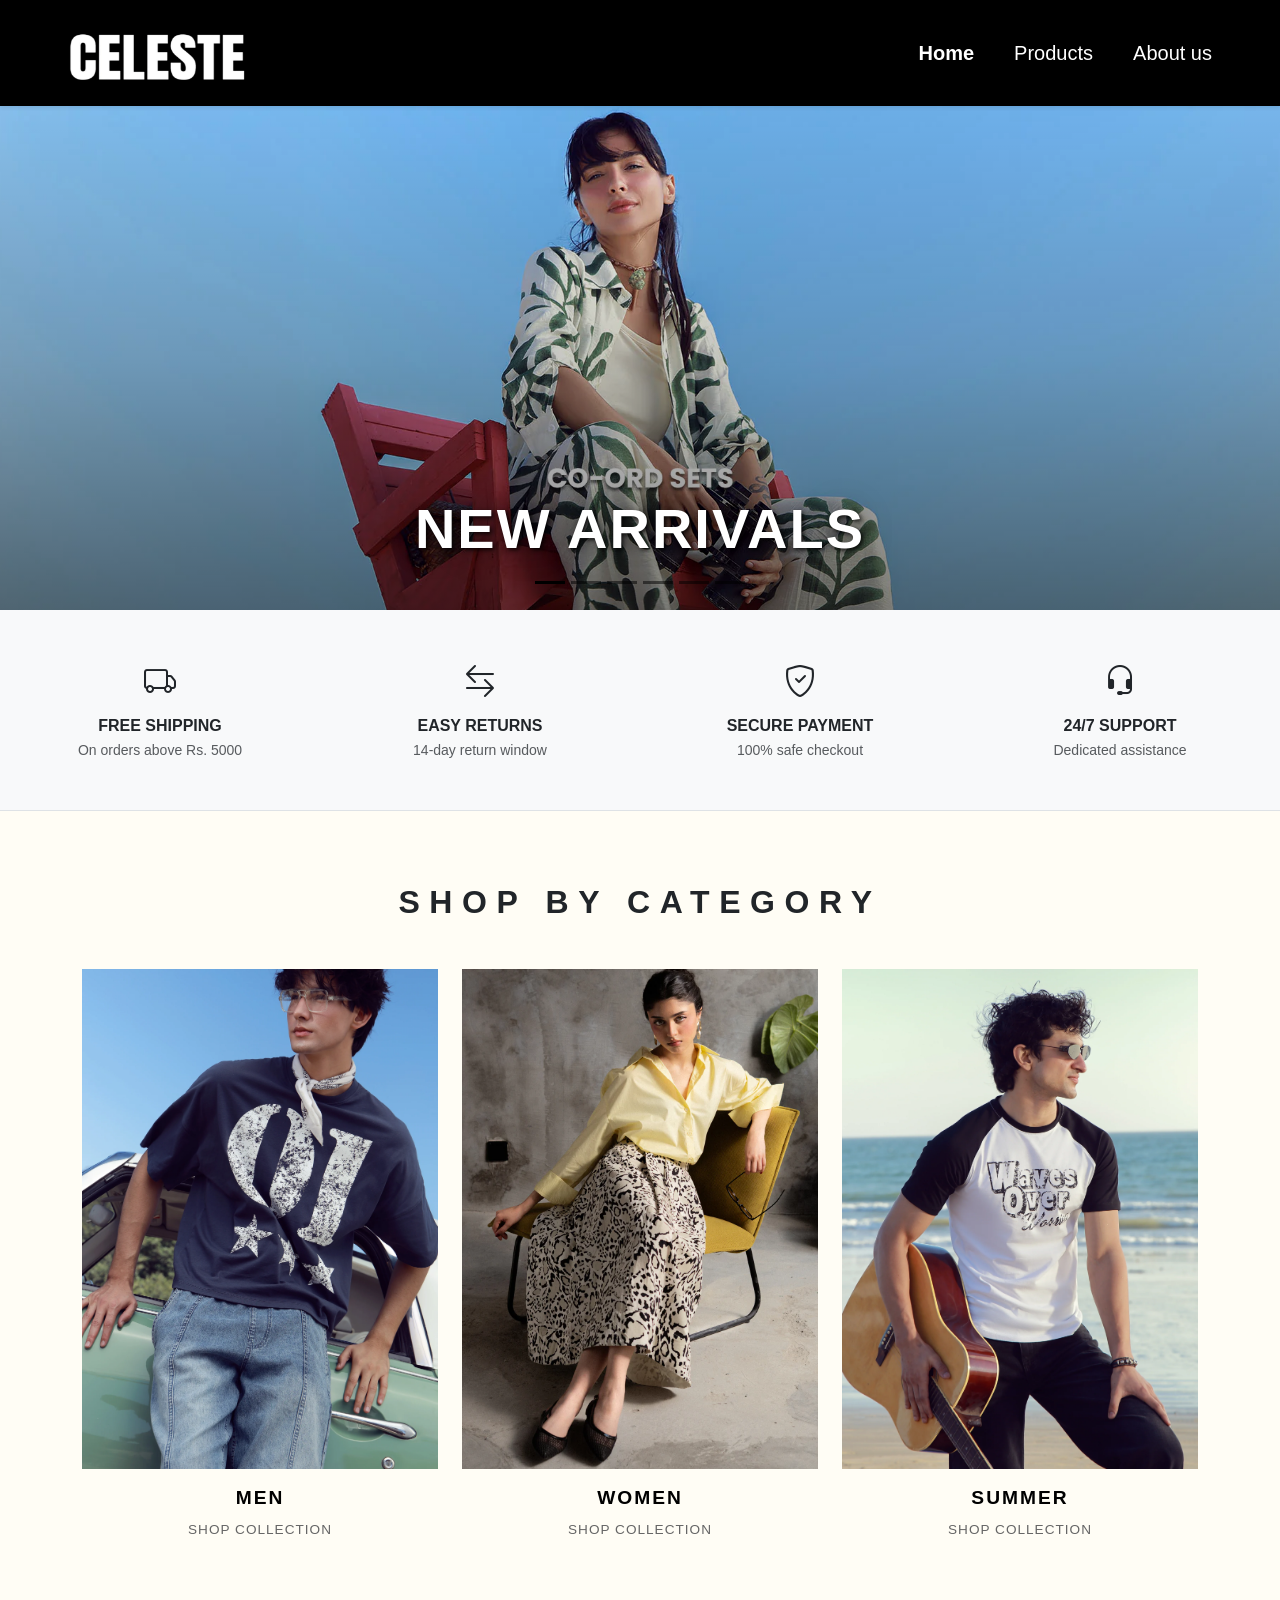
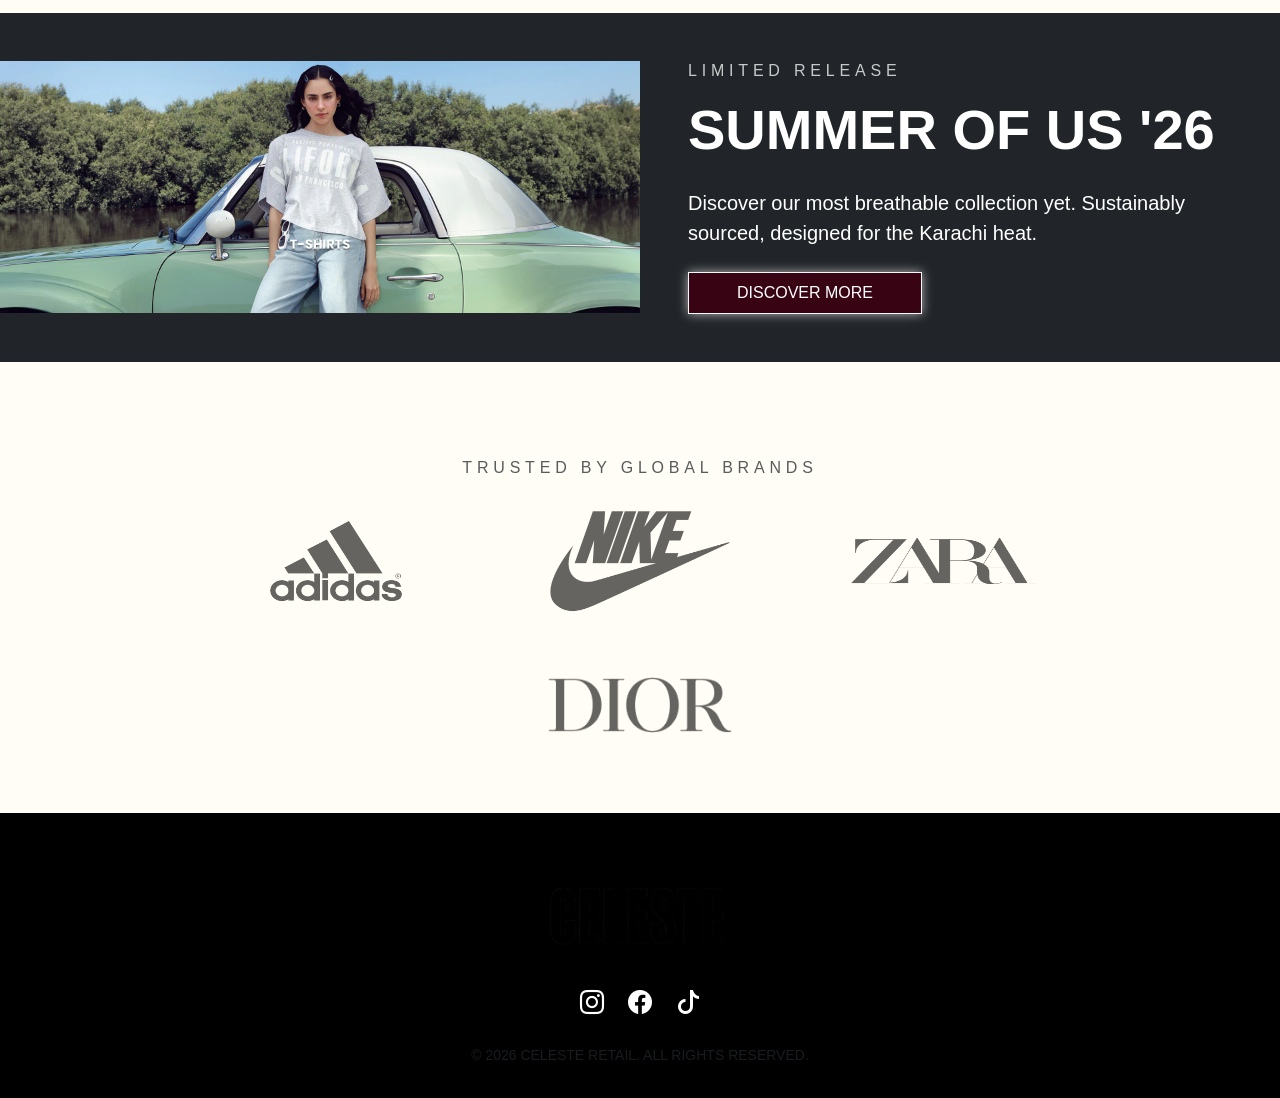
<file: index.html>
<!DOCTYPE html>
<html lang="en">

<head>
    <meta charset="UTF-8">
    <meta name="viewport" content="width=device-width, initial-scale=1.0">
    <title>CELESTE | Home</title>
    <link href="https://cdn.jsdelivr.net/npm/bootstrap@5.3.3/dist/css/bootstrap.min.css" rel="stylesheet">
    <link rel="stylesheet" href="https://cdn.jsdelivr.net/npm/bootstrap-icons@1.11.3/font/bootstrap-icons.min.css">
    <link rel="stylesheet" href="style.css">
    <style>
        /* Essential Styles for New Sections */
        .category-tile {
            position: relative;
            overflow: hidden;
            height: 450px;
        }

        .category-tile img {
            width: 100%;
            height: 100%;
            object-fit: cover;
            transition: transform 0.6s ease;
        }

        .category-tile:hover img {
            transform: scale(1.05);
        }

        .tile-overlay {
            position: absolute;
            top: 0;
            left: 0;
            width: 100%;
            height: 100%;
            display: flex;
            align-items: center;
            justify-content: center;
            background: rgba(0, 0, 0, 0.1);
            transition: background 0.3s ease;
        }

        .category-tile:hover .tile-overlay {
            background: rgba(0, 0, 0, 0.3);
        }

        .tracking-widest {
            letter-spacing: 0.3em;
        }

        .limg {
            height: 120px;
            margin: 0 40px;
            filter: grayscale(1);
            opacity: 0.6;
        }

        .logo {
            height: 100px;
        }
    </style>
</head>

<body>
    <nav class="navbar navbar-expand-lg px-5 shadow-sm sticky-top bg-white">
        <div class="container-fluid">
            <a class="navbar-brand" href="index.html">
                <img src="logo2.png" class="logo" alt="Celeste Logo">
            </a>
            <button class="navbar-toggler" type="button" data-bs-toggle="collapse" data-bs-target="#navbarToggler">
                <span class="navbar-toggler-icon"></span>
            </button>
            <div class="collapse navbar-collapse" id="navbarToggler">
                <ul class="navbar-nav mb-2 mb-lg-0 ms-auto gap-4">
                    <li class="nav-item"><a class="nav-link active fw-bold" href="index.html">Home</a></li>
                    <li class="nav-item"><a class="nav-link" href="product.html">Products</a></li>
                    <li class="nav-item"><a class="nav-link" href="about.html">About us</a></li>
                </ul>
            </div>
        </div>
    </nav>

    <div id="carouselDesktop" class="carousel carousel-dark slide carousel-fade d-none d-md-block"
        data-bs-ride="carousel" data-bs-pause="false">

        <div class="carousel-indicators">
            <button type="button" data-bs-target="#carouselDesktop" data-bs-slide-to="0" class="active"></button>
            <button type="button" data-bs-target="#carouselDesktop" data-bs-slide-to="1"></button>
            <button type="button" data-bs-target="#carouselDesktop" data-bs-slide-to="2"></button>
            <button type="button" data-bs-target="#carouselDesktop" data-bs-slide-to="3"></button>
            <button type="button" data-bs-target="#carouselDesktop" data-bs-slide-to="4"></button>
            <button type="button" data-bs-target="#carouselDesktop" data-bs-slide-to="5"></button>
        </div>

        <div class="carousel-inner">
            <div class="carousel-item active" data-bs-interval="3000">
                <img src="assets/hero/3.webp" class="d-block w-100" alt="New Arrivals">
                <div class="carousel-caption d-none d-md-block">
                    <h5 class="display-4 fw-bold">NEW ARRIVALS</h5>
                </div>
            </div>

            <div class="carousel-item" data-bs-interval="3000">
                <img src="assets/hero/2.webp" class="d-block w-100" alt="Spring Fits">
                <div class="carousel-caption d-none d-md-block">
                    <h5 class="display-4 fw-bold">Spring fits</h5>
                </div>
            </div>

            <div class="carousel-item" data-bs-interval="3000">
                <img src="assets/hero/1.webp" class="d-block w-100" alt="Exclusive Offers">
                <div class="carousel-caption d-none d-md-block">
                    <h5 class="display-4 fw-bold">EXCLUSIVE OFFERS</h5>
                </div>
            </div>

            <div class="carousel-item" data-bs-interval="3000">
                <img src="assets/hero/5.webp" class="d-block w-100" alt="Season Sale">
                <div class="carousel-caption d-none d-md-block">
                    <h5 class="display-4 fw-bold">SEASON SALE</h5>
                </div>
            </div>

            <div class="carousel-item" data-bs-interval="3000">
                <img src="assets/hero/men2.webp" class="d-block w-100" alt="Men's Offers">
                <div class="carousel-caption d-none d-md-block">
                    <h5 class="display-4 fw-bold">EXCLUSIVE OFFERS</h5>
                </div>
            </div>

            <div class="carousel-item" data-bs-interval="3000">
                <img src="assets/hero/men3.webp" class="d-block w-100" alt="Limited Edition">
                <div class="carousel-caption d-none d-md-block">
                    <h5 class="display-4 fw-bold">LIMITED EDITION</h5>
                </div>
            </div>
        </div>
    </div>

    <div id="carouselMobile" class="carousel carousel-dark slide carousel-fade d-md-none" data-bs-ride="carousel">
        <div class="carousel-indicators">
            <button type="button" data-bs-target="#carouselMobile" data-bs-slide-to="0" class="active"></button>
            <button type="button" data-bs-target="#carouselMobile" data-bs-slide-to="1"></button>
            <button type="button" data-bs-target="#carouselMobile" data-bs-slide-to="2"></button>
        </div>
        <div class="carousel-inner">
            <div class="carousel-item active" data-bs-interval="3000">
                <img src="assets/hero/s1.webp" class="d-block w-100" alt="Mobile New Arrivals">
            </div>
            <div class="carousel-item" data-bs-interval="3000">
                <img src="assets/hero/s2.webp" class="d-block w-100" alt="Mobile Spring Fits">
            </div>
            <div class="carousel-item" data-bs-interval="3000">
                <img src="assets/hero/s3.webp" class="d-block w-100" alt="Mobile Season Sale">
            </div>
        </div>
    </div>

    <div class="container-fluid bg-light py-5 border-bottom">
        <div class="row text-center g-4">
            <div class="col-6 col-md-3">
                <i class="bi bi-truck fs-2 mb-2 d-block"></i>
                <span class="fw-bold d-block">FREE SHIPPING</span>
                <small class="text-muted">On orders above Rs. 5000</small>
            </div>
            <div class="col-6 col-md-3">
                <i class="bi bi-arrow-left-right fs-2 mb-2 d-block"></i>
                <span class="fw-bold d-block">EASY RETURNS</span>
                <small class="text-muted">14-day return window</small>
            </div>
            <div class="col-6 col-md-3">
                <i class="bi bi-shield-check fs-2 mb-2 d-block"></i>
                <span class="fw-bold d-block">SECURE PAYMENT</span>
                <small class="text-muted">100% safe checkout</small>
            </div>
            <div class="col-6 col-md-3">
                <i class="bi bi-headset fs-2 mb-2 d-block"></i>
                <span class="fw-bold d-block">24/7 SUPPORT</span>
                <small class="text-muted">Dedicated assistance</small>
            </div>
        </div>
    </div>
    <section class="container my-5 py-4">
        <h2 class="text-center fw-bold mb-5 tracking-widest">SHOP BY CATEGORY</h2>
        <div class="row g-4">
            <div class="col-md-6 col-lg-4">
                <a href="product.html" class="category-card-clean">
                    <div class="category-img-wrapper">
                        <img src="assets/tshirts/ms3.webp" alt="Men">
                    </div>
                    <div class="category-info">
                        <span class="category-name">MEN</span>
                        <span class="category-link-text">Shop Collection</span>
                    </div>
                </a>
            </div>
            <div class="col-md-6 col-lg-4">
                <a href="product.html" class="category-card-clean">
                    <div class="category-img-wrapper">
                        <img src="assets/summer/4.webp" alt="Women">
                    </div>
                    <div class="category-info">
                        <span class="category-name">WOMEN</span>
                        <span class="category-link-text">Shop Collection</span>
                    </div>
                </a>
            </div>
            <div class="col-md-12 col-lg-4">
                <a href="product.html" class="category-card-clean">
                    <div class="category-img-wrapper">
                        <img src="assets/tshirts/ms2.webp" alt="Accessories">
                    </div>
                    <div class="category-info">
                        <span class="category-name">SUMMER</span>
                        <span class="category-link-text">Shop Collection</span>
                    </div>
                </a>
            </div>
        </div>
    </section>

    <section class="container-fluid px-0 my-5 bg-dark text-white overflow-hidden">
        <div class="row g-0 align-items-center">
            <div class="col-md-6">
                <img src="assets/hero/1.webp" class="img-fluid w-100" alt="Summer Collection">
            </div>
            <div class="col-md-6 p-5 text-center text-md-start">
                <h6 class="text-uppercase tracking-widest mb-3 opacity-75">Limited Release</h6>
                <h2 class="display-4 fw-bold mb-4">SUMMER OF US '26</h2>
                <p class="lead mb-4">Discover our most breathable collection yet. Sustainably sourced, designed for the
                    Karachi heat.</p>
                <a href="product.html" class="btn btn-dark btn-outline-light rounded-0 px-5 py-2 ">DISCOVER MORE</a>
            </div>
        </div>
    </section>

    <div class="container py-5 text-center">
        <h6 class="text-muted tracking-widest mb-4">TRUSTED BY GLOBAL BRANDS</h6>
        <div class="d-flex justify-content-center align-items-center flex-wrap gap-4 grayscale">
            <img src="assets/Adidas-Logo.wine (1).png" class="limg" alt="Adidas">
            <img src="assets/nike.png" class="limg" alt="Nike">
            <img src="assets/zara.webp" class="limg" alt="Zara">
            <img src="assets/dior.png" class="limg" alt="Dior">
        </div>
    </div>

    <footer class="bg-black text-white pt-5 pb-3">
        <div class="container text-center">
            <img src="logo2.png" class="logo mb-4" style="filter: invert(1);">
            <div class="d-flex justify-content-center gap-4 mb-4">
                <a href="#" class="text-white fs-4"><i class="bi bi-instagram"></i></a>
                <a href="#" class="text-white fs-4"><i class="bi bi-facebook"></i></a>
                <a href="#" class="text-white fs-4"><i class="bi bi-tiktok"></i></a>
            </div>
            <p class="text-muted small">&copy; 2026 CELESTE RETAIL. ALL RIGHTS RESERVED.</p>
        </div>
    </footer>

    <script src="https://cdn.jsdelivr.net/npm/bootstrap@5.3.3/dist/js/bootstrap.bundle.min.js"></script>
</body>

</html>
</file>
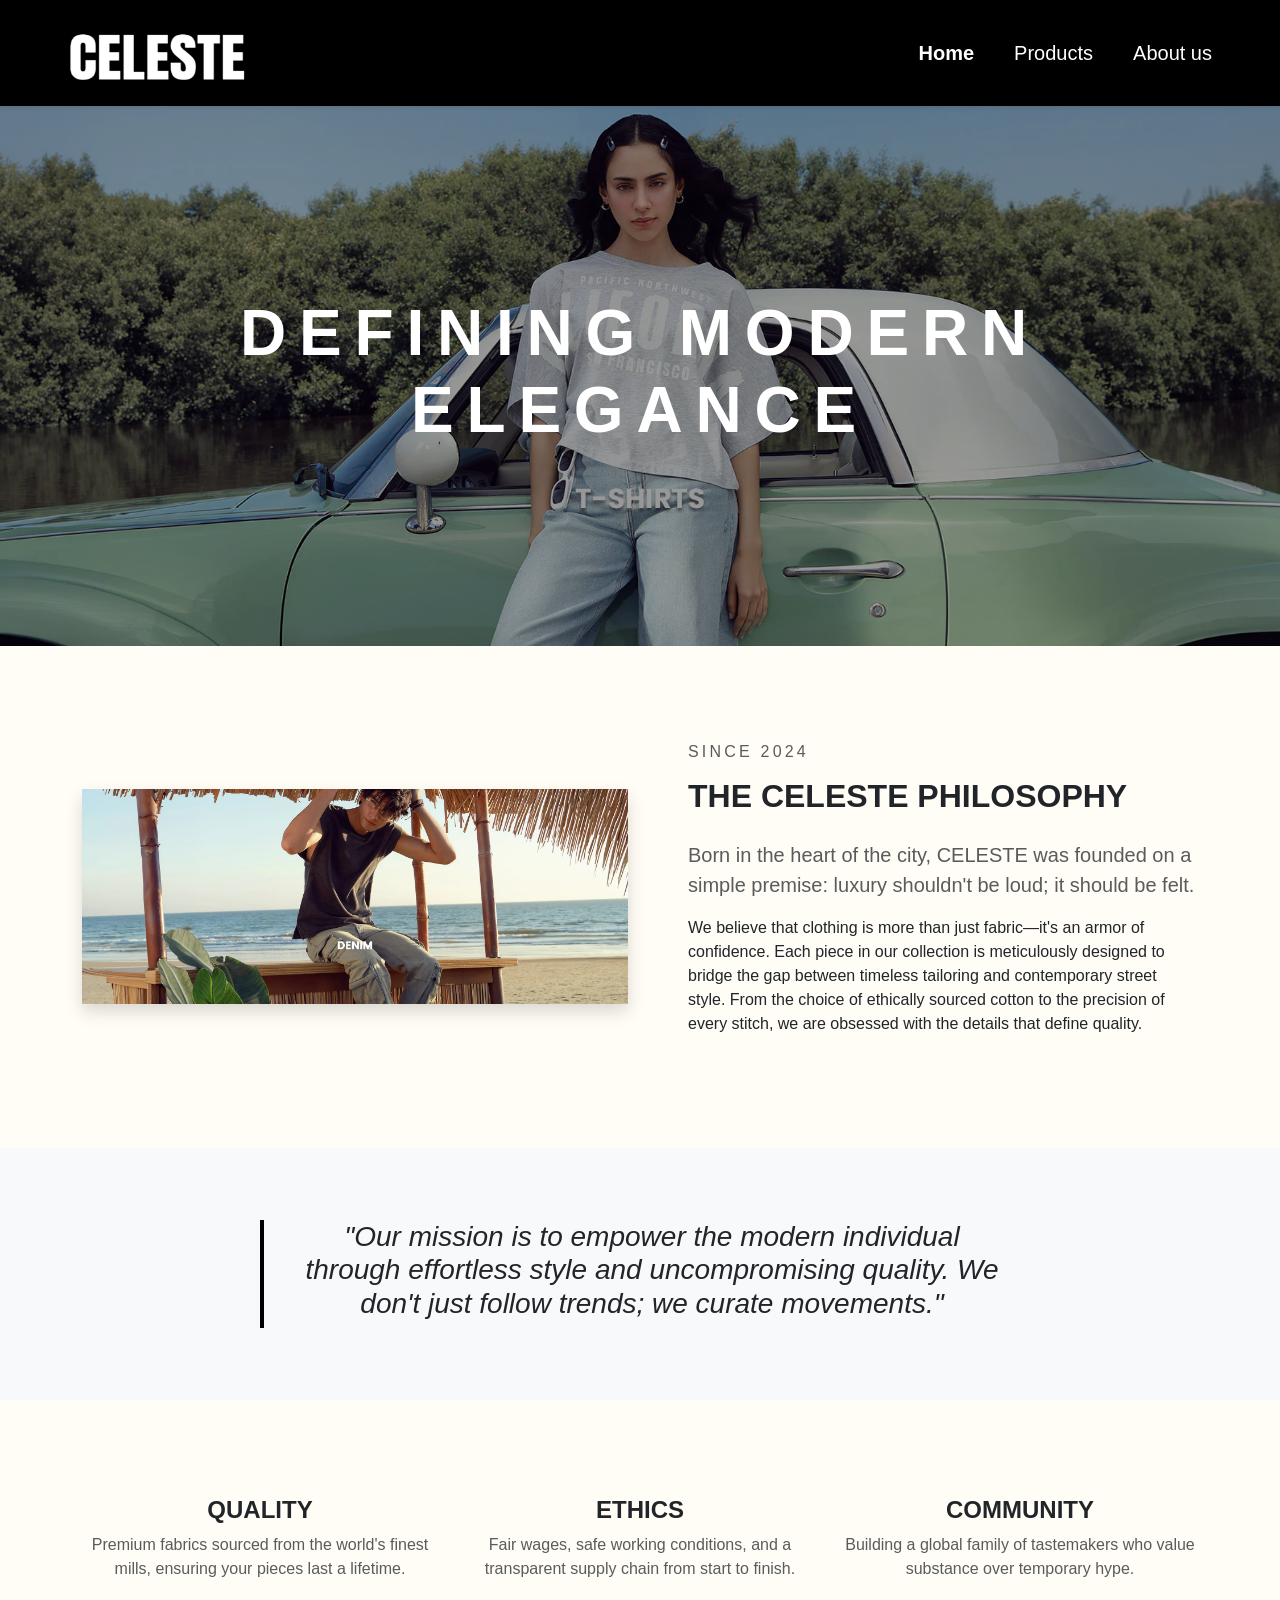
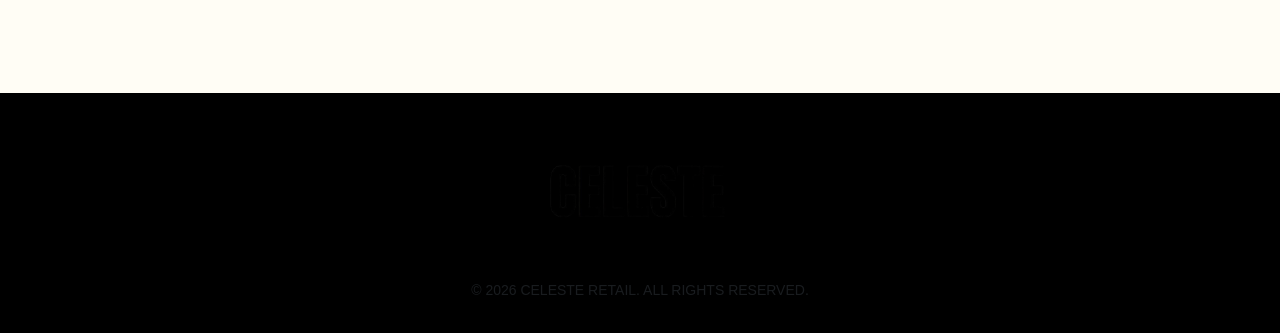
<file: about.html>
<!DOCTYPE html>
<html lang="en">
<head>
    <meta charset="UTF-8">
    <meta name="viewport" content="width=device-width, initial-scale=1.0">
    <title>CELESTE | Our Story</title>
    <link href="https://cdn.jsdelivr.net/npm/bootstrap@5.3.3/dist/css/bootstrap.min.css" rel="stylesheet">
    <link rel="stylesheet" href="style.css">
    <style>
        .about-hero {
            height: 60vh;
            background: linear-gradient(rgba(0,0,0,0.4), rgba(0,0,0,0.4)), url('assets/hero/1.webp');
            background-size: cover;
            background-position: center;
            display: flex;
            align-items: center;
            justify-content: center;
            color: white;
        }
        .mission-box {
            border-left: 4px solid #000;
            padding-left: 2rem;
        }
        .value-card i { font-size: 2.5rem; margin-bottom: 1rem; }
    </style>
</head>
<body>
    <nav class="navbar navbar-expand-lg px-5 shadow-sm sticky-top bg-white">
        <div class="container-fluid">
            <a class="navbar-brand" href="index.html">
                <img src="logo2.png" class="logo" alt="Celeste Logo">
            </a>
            <button class="navbar-toggler" type="button" data-bs-toggle="collapse" data-bs-target="#navbarToggler">
                <span class="navbar-toggler-icon"></span>
            </button>
            <div class="collapse navbar-collapse" id="navbarToggler">
                <ul class="navbar-nav mb-2 mb-lg-0 ms-auto gap-4">
                    <li class="nav-item"><a class="nav-link active fw-bold" href="index.html">Home</a></li>
                    <li class="nav-item"><a class="nav-link" href="product.html">Products</a></li>
                    <li class="nav-item"><a class="nav-link" href="about.html">About us</a></li>
                </ul>
            </div>
        </div>
    </nav>
    <section class="about-hero text-center">
        <div class="container">
            <h1 class="display-3 fw-bold tracking-widest">DEFINING MODERN ELEGANCE</h1>
        </div>
    </section>

    <section class="container my-5 py-5">
        <div class="row align-items-center">
            <div class="col-md-6 mb-4 mb-md-0">
                <img src="assets/hero/men3.webp" class="img-fluid shadow" alt="Our Atelier">
            </div>
            <div class="col-md-6 ps-md-5">
                <h6 class="text-muted tracking-widest mb-3">SINCE 2024</h6>
                <h2 class="fw-bold mb-4">THE CELESTE PHILOSOPHY</h2>
                <p class="lead text-muted">Born in the heart of the city, CELESTE was founded on a simple premise: luxury shouldn't be loud; it should be felt.</p>
                <p>We believe that clothing is more than just fabric—it's an armor of confidence. Each piece in our collection is meticulously designed to bridge the gap between timeless tailoring and contemporary street style. From the choice of ethically sourced cotton to the precision of every stitch, we are obsessed with the details that define quality.</p>
            </div>
        </div>
    </section>

    <section class="bg-light py-5">
        <div class="container py-4">
            <div class="row justify-content-center">
                <div class="col-lg-8 text-center mission-box">
                    <h3 class="fst-italic">"Our mission is to empower the modern individual through effortless style and uncompromising quality. We don't just follow trends; we curate movements."</h3>
                </div>
            </div>
        </div>
    </section>

    <section class="container my-5 py-5 text-center">
        <div class="row g-4">
            <div class="col-md-4 value-card">
                <h4 class="fw-bold">QUALITY</h4>
                <p class="text-muted">Premium fabrics sourced from the world's finest mills, ensuring your pieces last a lifetime.</p>
            </div>
            <div class="col-md-4 value-card">
                <h4 class="fw-bold">ETHICS</h4>
                <p class="text-muted">Fair wages, safe working conditions, and a transparent supply chain from start to finish.</p>
            </div>
            <div class="col-md-4 value-card">
                <h4 class="fw-bold">COMMUNITY</h4>
                <p class="text-muted">Building a global family of tastemakers who value substance over temporary hype.</p>
            </div>
        </div>
    </section>
    
    <footer class="bg-black text-white pt-5 pb-3">
        <div class="container text-center">
            <img src="logo2.png" class="logo mb-4" style="filter: invert(1);">
            <div class="d-flex justify-content-center gap-4 mb-4">
                <a href="#" class="text-white fs-4"><i class="bi bi-instagram"></i></a>
                <a href="#" class="text-white fs-4"><i class="bi bi-facebook"></i></a>
                <a href="#" class="text-white fs-4"><i class="bi bi-tiktok"></i></a>
            </div>
            <p class="text-muted small">&copy; 2026 CELESTE RETAIL. ALL RIGHTS RESERVED.</p>
        </div>
    </footer>


    <script src="https://cdn.jsdelivr.net/npm/bootstrap@5.3.3/dist/js/bootstrap.bundle.min.js"></script>
</body>
</html>
</file>
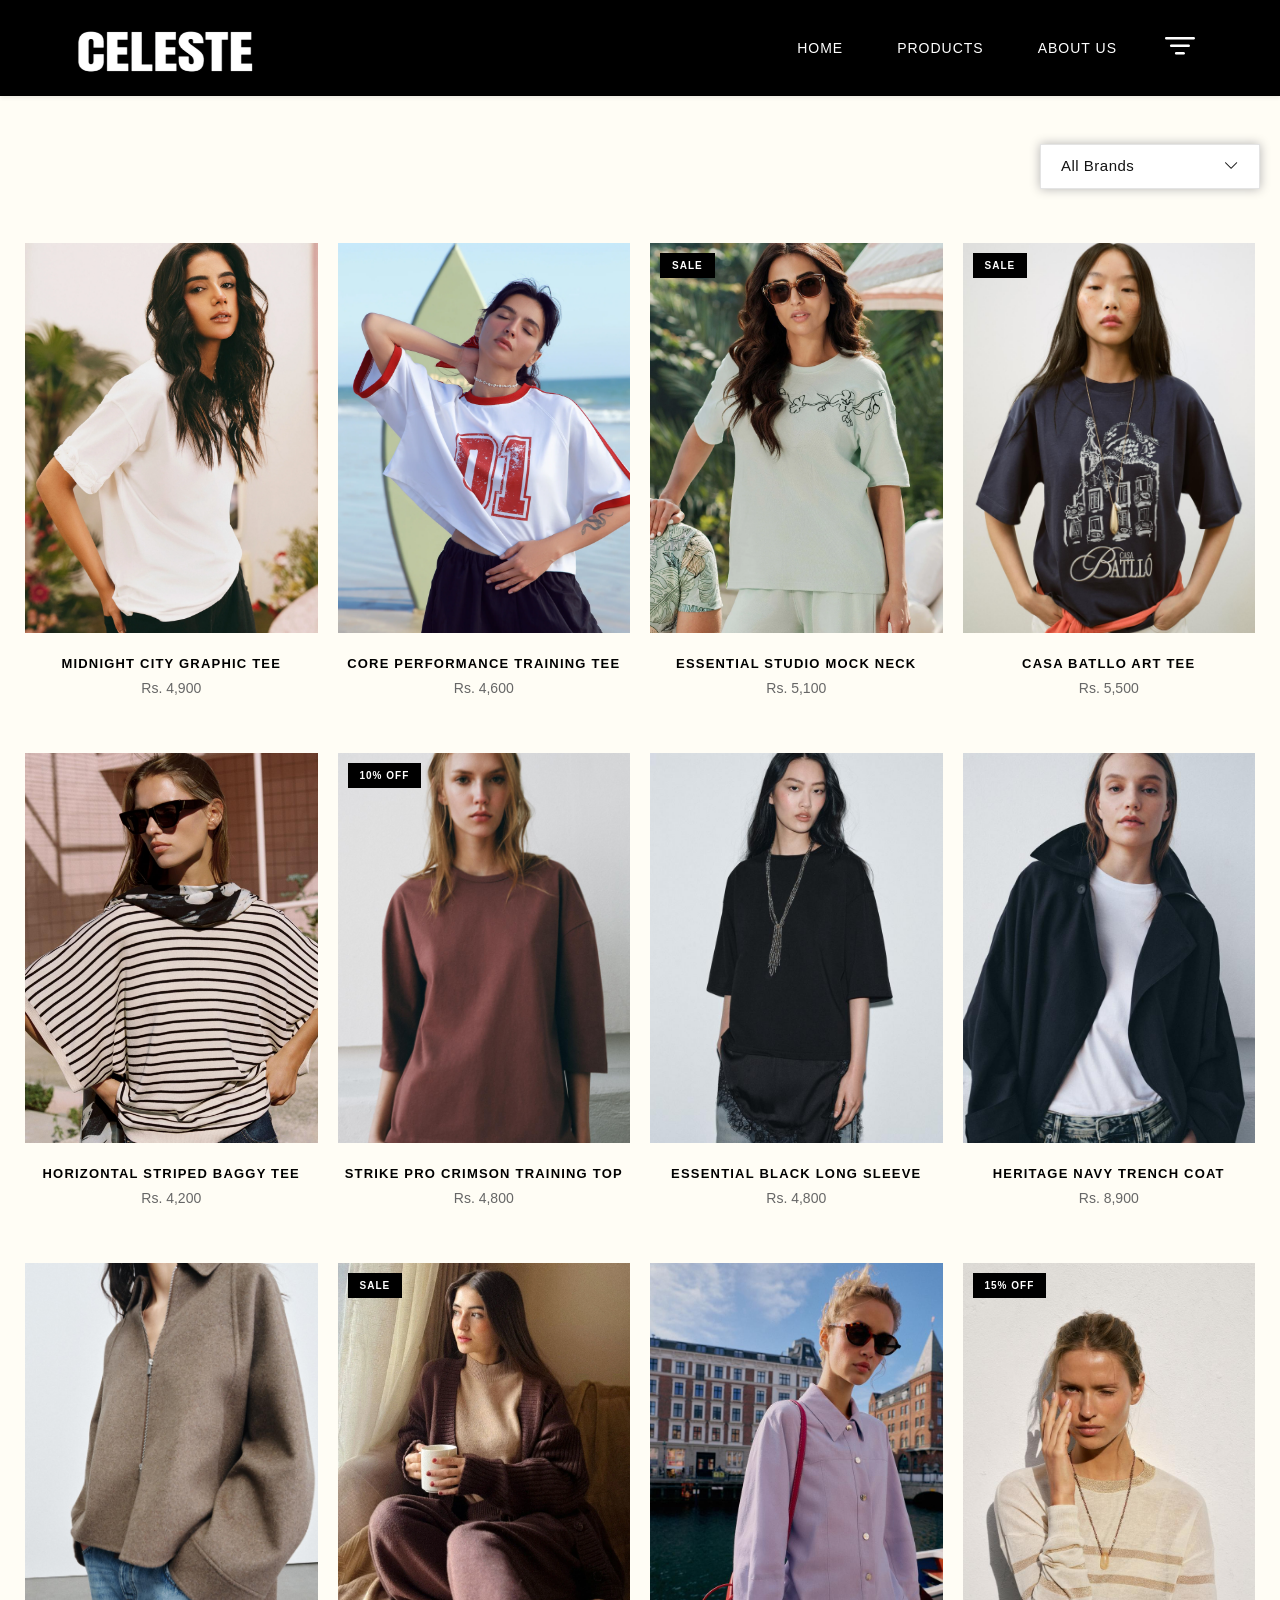
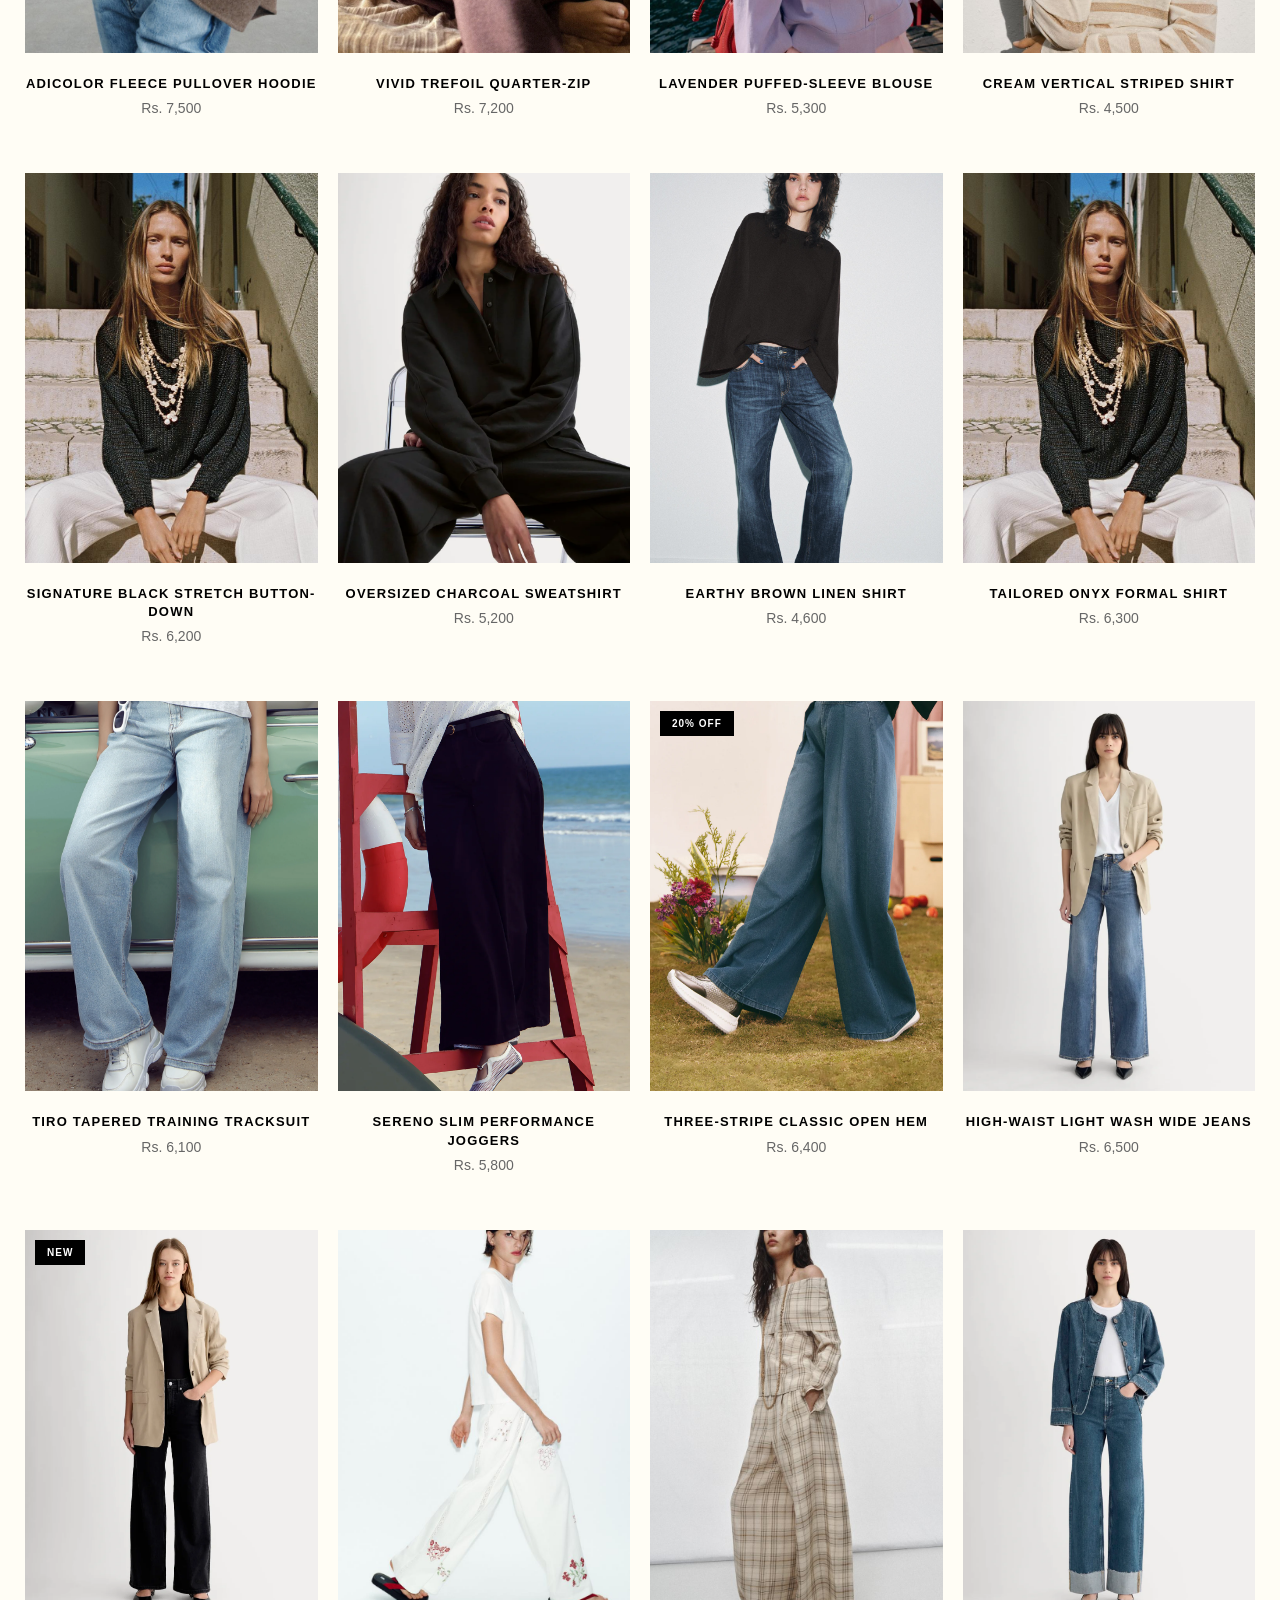
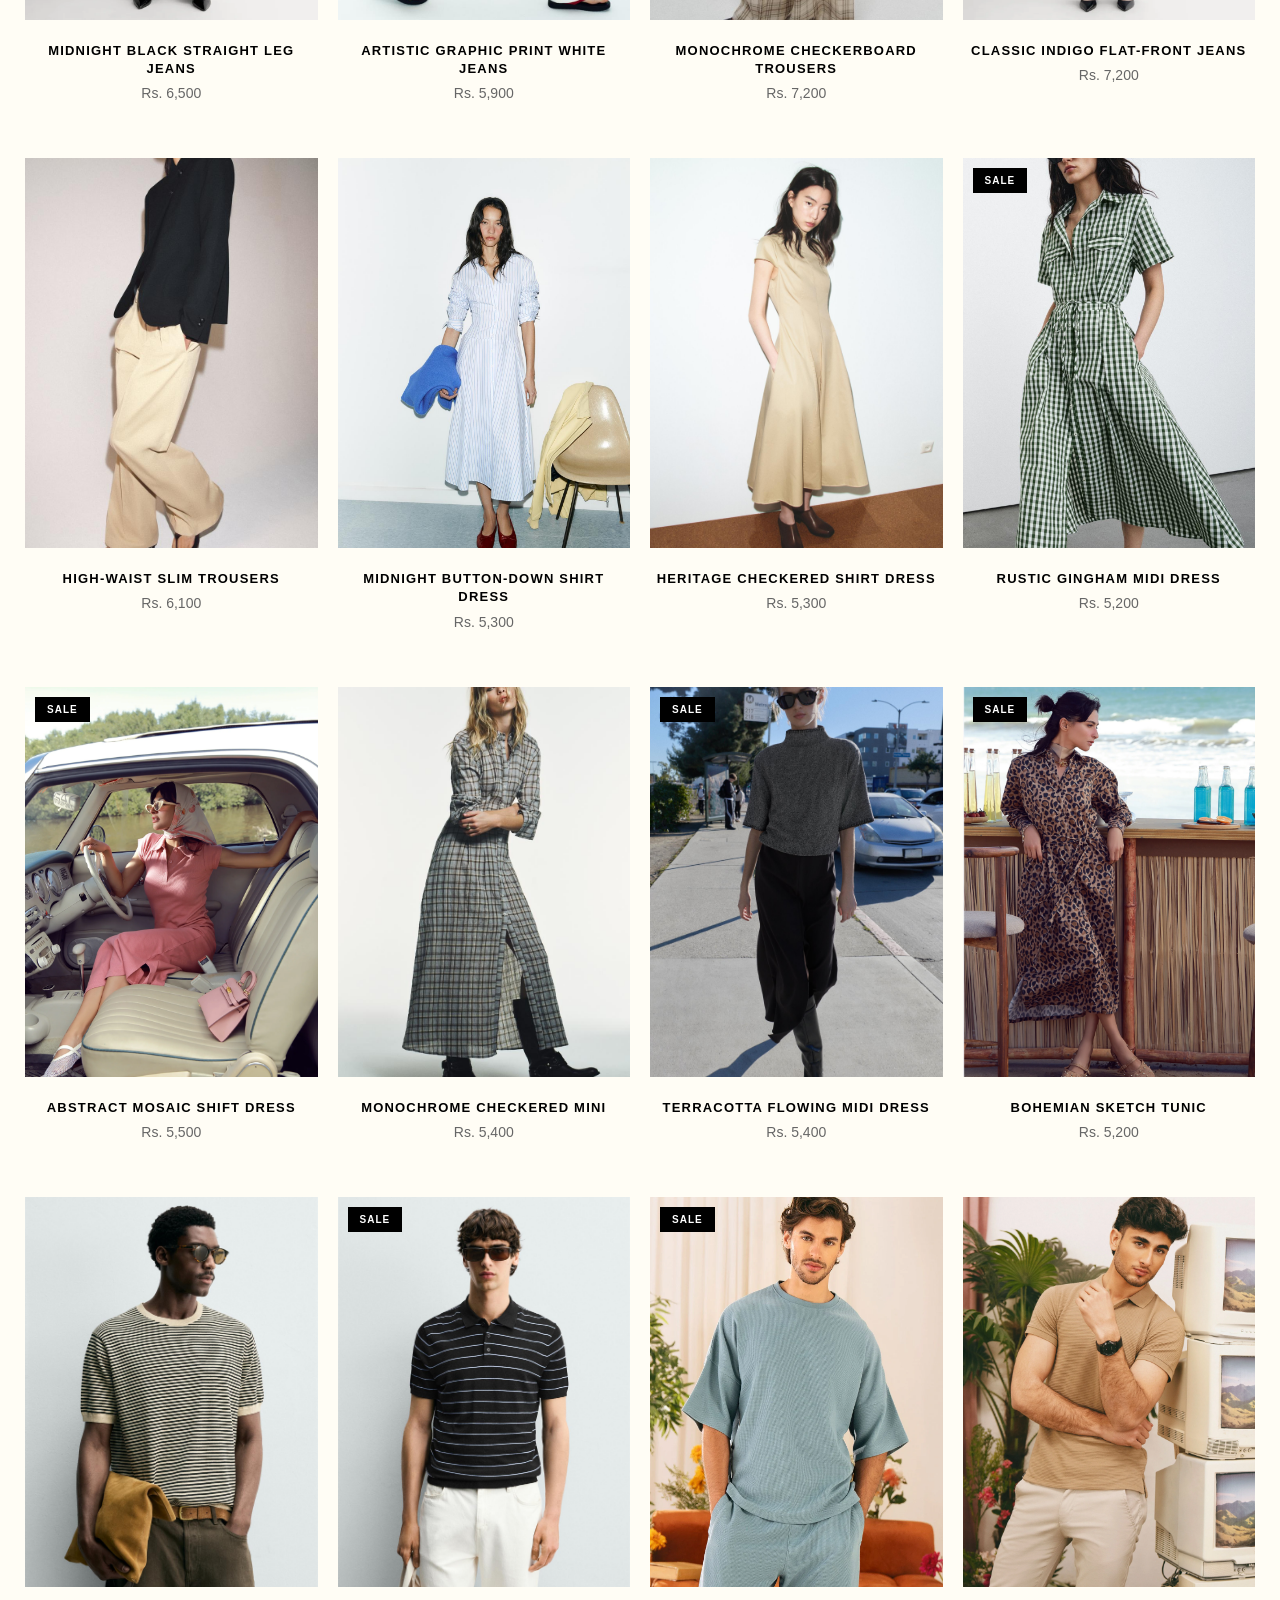
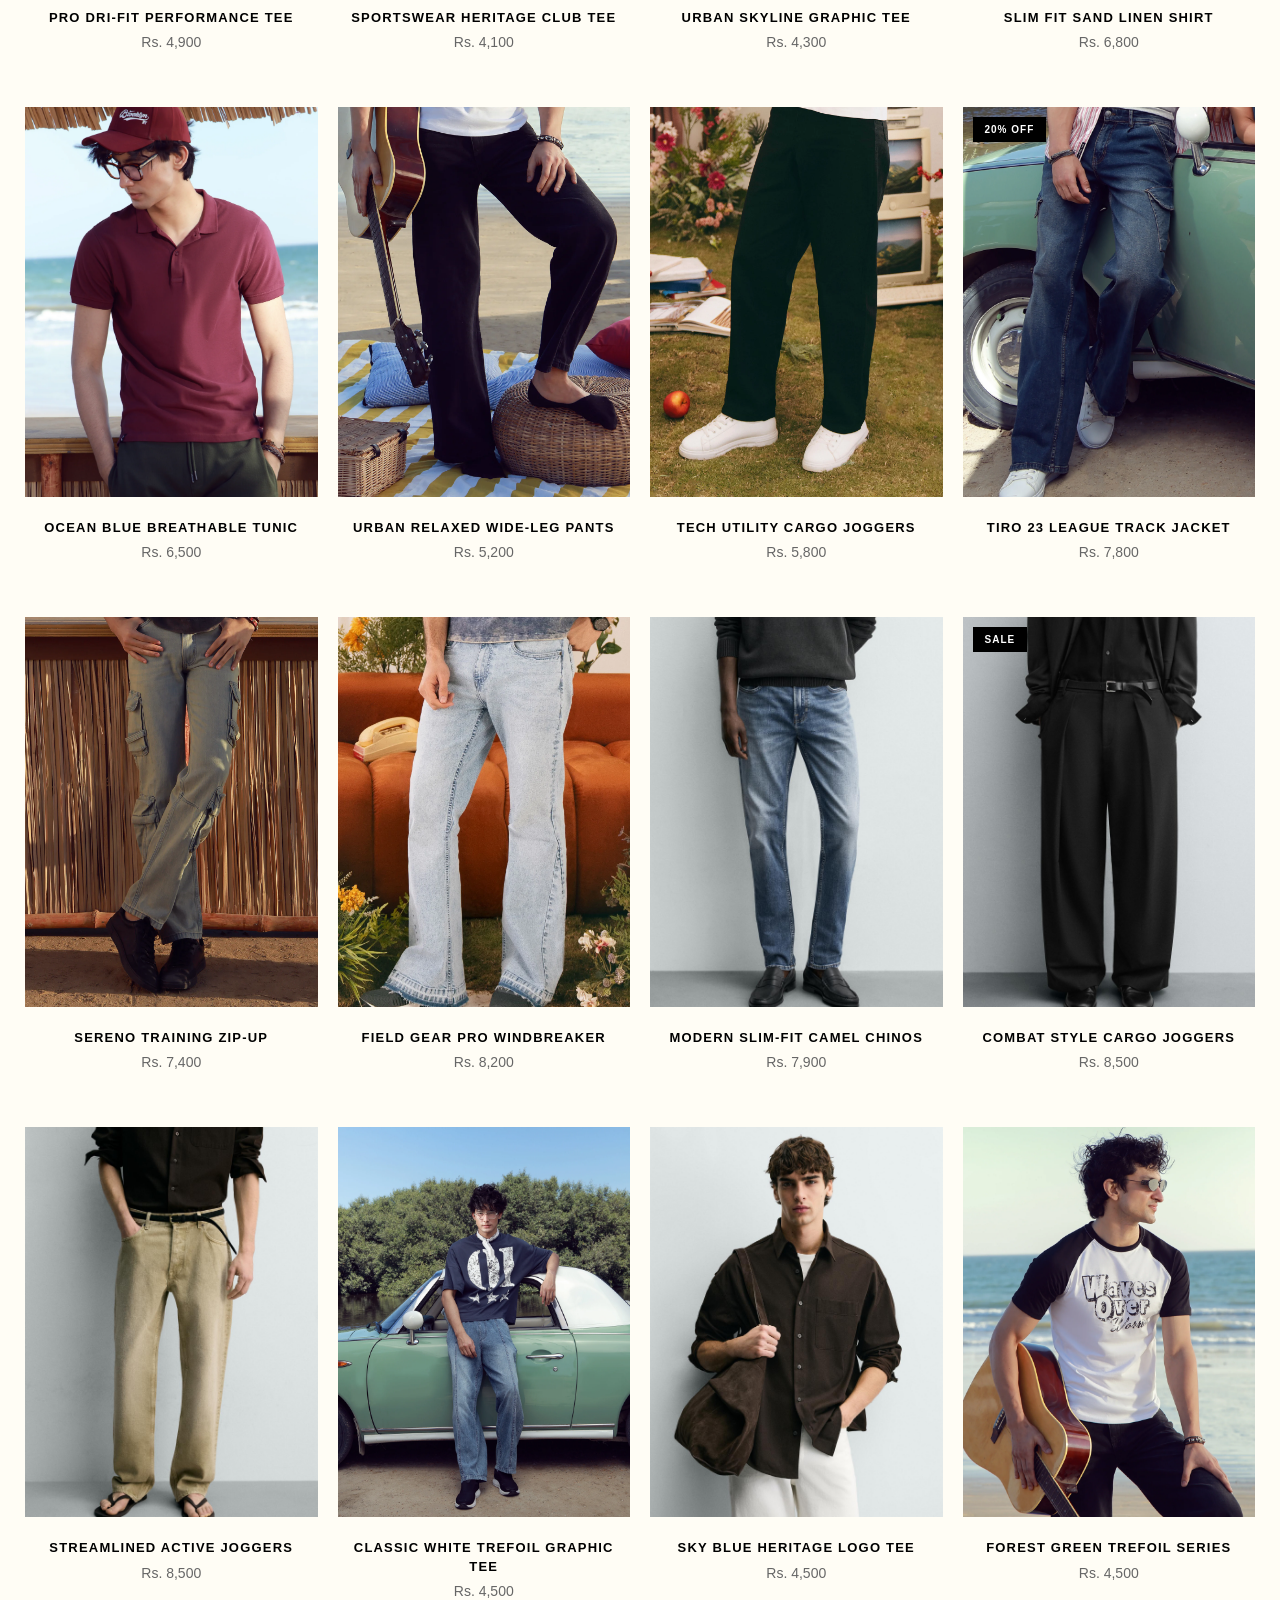
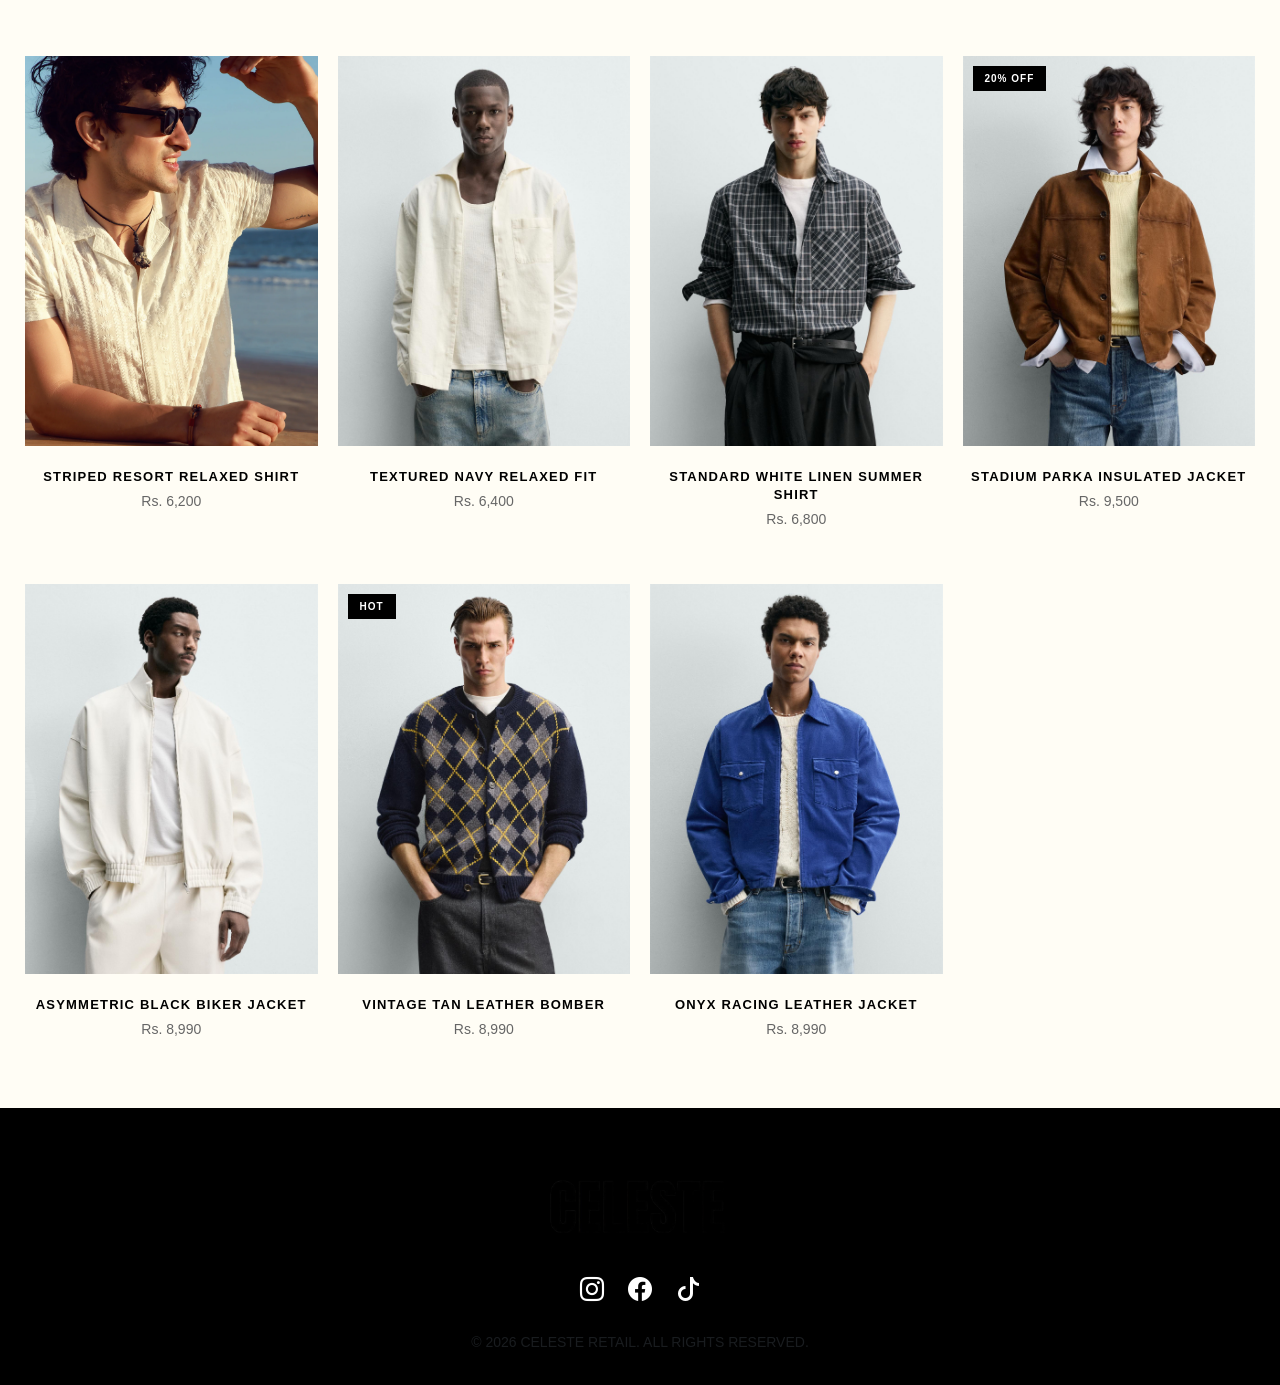
<file: product.html>
<!DOCTYPE html>
<html lang="en">

<head>
    <meta charset="UTF-8">
    <meta name="viewport" content="width=device-width, initial-scale=1.0">
    <title>CELESTE | Products</title>
    <link href="https://cdn.jsdelivr.net/npm/bootstrap@5.3.3/dist/css/bootstrap.min.css" rel="stylesheet">
    <link rel="stylesheet" href="https://cdn.jsdelivr.net/npm/bootstrap-icons@1.11.3/font/bootstrap-icons.min.css">
    <link rel="stylesheet" href="style.css">
    <link rel="stylesheet" href="product.css">
</head>

<body>
    <nav class="navbar navbar-expand-lg px-5 shadow-sm sticky-top w-100">
        <div class="container-fluid">
            <a class="navbar-brand" href="index.html">
                <img src="logo2.png" class="logo" alt="Celeste Logo" style="height: 70px;">
            </a>
            <button class="navbar-toggler" type="button" data-bs-toggle="collapse" data-bs-target="#navbarToggler">
                <span class="navbar-toggler-icon"></span>
            </button>

            <div class="collapse navbar-collapse" id="navbarToggler">
                <ul class="navbar-nav mb-2 mb-lg-0 ms-auto gap-4">
                    <li class="nav-item"><a class="nav-link fs-5" href="index.html">Home</a></li>
                    <li class="nav-item"><a class="nav-link active fs-5" href="product.html">Products</a></li>
                    <li class="nav-item"><a class="nav-link fs-5" href="about.html">About us</a></li>
                </ul>
                <button class="btn ms-lg-3 border-0 filtericon" style="box-shadow: none;background-color: black;"
                    type="button" data-bs-toggle="offcanvas" data-bs-target="#sidebarFilters">
                    <i class="bi bi-filter fs-3 "></i>
                </button>
            </div>
        </div>
    </nav>

    <main class="container-fluid my-5 ">
        <div class="d-flex justify-content-end mb-0">
            <div class="dropdown custom-sort-dropdown " id="ddown">
                <button class="btn dropdown-toggle d-flex justify-content-between align-items-center" type="button"
                    data-bs-toggle="dropdown">
                    <span id="currentBrandLabel">All Brands</span>
                    <i class="bi bi-chevron-down ms-4"></i>
                </button>

                <ul class="dropdown-menu dropdown-menu-end shadow-sm">
                    <li><a class="dropdown-item" href="#" data-brand="" onclick="handleBrandFilter(this)">All Brands</a>
                    </li>
                    <li>
                        <hr class="dropdown-divider">
                    </li>
                    <li><a class="dropdown-item" href="#" data-brand="nike" onclick="handleBrandFilter(this)">Nike</a>
                    </li>
                    <li><a class="dropdown-item" href="#" data-brand="adidas"
                            onclick="handleBrandFilter(this)">Adidas</a></li>
                </ul>
            </div>
        </div>

        <div id="productsGrid" class="row g-4 row-cols-2 mt-0 row-cols-md-3 row-cols-lg-4">
        </div>
        <div class="showdetails" id="detail">

        </div>
    </main>

    <div class="offcanvas offcanvas-start" tabindex="-1" id="sidebarFilters">
        <div class="offcanvas-header border-bottom">
            <h5 class="offcanvas-title fw-bold" id="sidebarFiltersLabel">CELESTE</h5>
            <button type="button" class="btn-close" data-bs-dismiss="offcanvas" aria-label="Close"></button>
        </div>

        <div class="offcanvas-body p-0 d-flex flex-column">
            <div class="accordion accordion-flush" id="filterAccordion">

                <div class="accordion-item">
                    <h2 class="accordion-header">
                        <button class="accordion-button collapsed fw-bold" type="button" data-bs-toggle="collapse"
                            data-bs-target="#menuWomen">
                            WOMEN
                        </button>
                    </h2>
                    <div id="menuWomen" class="accordion-collapse collapse" data-bs-parent="#filterAccordion">
                        <div class="accordion-body p-0">
                            <ul class="list-group list-group-flush ps-4">
                                <li class="list-group-item border-0 py-2">
                                    <a href="#" class="filter-link"
                                        onclick="filterProducts('women', 'TSHIRTS')">TSHIRTS</a>
                                </li>
                                <li class="list-group-item border-0 py-2">
                                    <a href="#" class="filter-link"
                                        onclick="filterProducts('women', 'COATS & CARDIGANS')">COATS & CARDIGANS</a>
                                </li>
                                <li class="list-group-item border-0 py-2">
                                    <a href="#" class="filter-link"
                                        onclick="filterProducts('women', 'SHIRTS')">SHIRTS</a>
                                </li>
                                <li class="list-group-item border-0 py-2">
                                    <a href="#" class="filter-link" onclick="filterProducts('women', 'PANTS')">PANTS</a>
                                </li>
                                <li class="list-group-item border-0 py-2">
                                    <a href="#" class="filter-link"
                                        onclick="filterProducts('women', 'DRESSES')">DRESSES</a>
                                </li>
                            </ul>
                        </div>
                    </div>
                </div>

                <div class="accordion-item">
                    <h2 class="accordion-header">
                        <button class="accordion-button collapsed fw-bold" type="button" data-bs-toggle="collapse"
                            data-bs-target="#menuMen">
                            MEN
                        </button>
                    </h2>
                    <div id="menuMen" class="accordion-collapse collapse" data-bs-parent="#filterAccordion">
                        <div class="accordion-body p-0">
                            <ul class="list-group list-group-flush ps-4">
                                <li class="list-group-item border-0 py-2">
                                    <a href="#" class="filter-link"
                                        onclick="filterProducts('men', 'TSHIRTS')">TSHIRTS</a>
                                </li>
                                <li class="list-group-item border-0 py-2">
                                    <a href="#" class="filter-link" onclick="filterProducts('men', 'SHIRTS')">SHIRTS</a>
                                </li>
                                <li class="list-group-item border-0 py-2">
                                    <a href="#" class="filter-link" onclick="filterProducts('men', 'PANTS')">PANTS</a>
                                </li>
                                <li class="list-group-item border-0 py-2">
                                    <a href="#" class="filter-link"
                                        onclick="filterProducts('men', 'OUTERWEAR')">OUTERWEAR</a>
                                </li>
                            </ul>
                        </div>
                    </div>
                </div>

                <div class="accordion-item">
                    <h2 class="accordion-header">
                        <a href="#" onclick="newArrival('Summer Of Us')"
                            class="accordion-button no-chevron collapsed fw-bold text-decoration-none">summer
                            collection</a>
                    </h2>
                </div>


                <div class="accordion-item">
                    <h2 class="accordion-header">
                        <a href="#" class="accordion-button no-chevron collapsed fw-bold text-decoration-none"
                            onclick="renderAll()">All
                            products</a>
                    </h2>
                </div>

                <div class="accordion-item">
                    <h2 class="accordion-header">
                        <a href="#" class="accordion-button no-chevron collapsed fw-bold text-decoration-none">ABOUT
                            US</a>
                    </h2>
                </div>

            </div>

            <div class="mt-auto p-4 border-top d-flex gap-4 justify-content-center bg-white">
                <a href="#" class="text-dark fs-5 social-icon"><i class="bi bi-instagram"></i></a>
                <a href="#" class="text-dark fs-5 social-icon"><i class="bi bi-facebook"></i></a>
                <a href="#" class="text-dark fs-5 social-icon"><i class="bi bi-tiktok"></i></a>
            </div>
        </div>
    </div>

    <footer class="bg-black text-white pt-5 pb-3">
        <div class="container text-center">
            <img src="logo2.png" class="logo mb-4" style="filter: invert(1);">
            <div class="d-flex justify-content-center gap-4 mb-4">
                <a href="#" class="text-white fs-4"><i class="bi bi-instagram"></i></a>
                <a href="#" class="text-white fs-4"><i class="bi bi-facebook"></i></a>
                <a href="#" class="text-white fs-4"><i class="bi bi-tiktok"></i></a>
            </div>
            <p class="text-muted small">&copy; 2026 CELESTE RETAIL. ALL RIGHTS RESERVED.</p>
        </div>
    </footer>


    <script src="https://cdn.jsdelivr.net/npm/bootstrap@5.3.3/dist/js/bootstrap.bundle.min.js"></script>
    <script src="app.js"></script>
</body>

</html>
</file>
<file: style.css>
.navbar {
    background: #000000 !important;
    position: sticky;
    top: 0;
    z-index: 11;
}

body {
    background: #FFFDF5;
    position: relative;
}

* {
    font-family: 'Poppins', sans-serif;
    flood-color: white !important;
}

.logo {
    width: 200px;
}

.nav-item .nav-link {
    color: white !important;
    font-size: 20px;
}

.hero-sec {
    background: #e6e2e1;
}

.hero {
    width: 600px;
}

.hero-text-sec {
    padding: 50px !important;
}

.grandcontainer {
    gap: 20px !important;
}

.btn {
    background: #380414 !important;
    box-shadow: 0px 0px 10px #b4b3b3;

    color: white;

}

.btn:hover {
    background: #380414 !important;
    color: white;
    opacity: 0.8;
    box-shadow: 0px 0px 10px #380414;
}

.card {
    background-color: #f0f0f0;
    height: 450px;
    border: none;
    display: flex;
    /* Changed from grid to flex for better stacking */
    flex-direction: column;
    transition: 0.5s ease;
    overflow: hidden;
    display: block;
}

/* 4. Ensure the row doesn't have extra margins pushing cards off-screen */
.card-row {
    display: flex;
    flex-wrap: wrap;
    gap: 20px !important;
    margin-left: 2% !important;
    margin-right: 0 !important;
}

.card-img-top {
    height: 300px;
    width: 100%;
    overflow: hidden;
    position: relative;
    display: flex;
    align-items: center;
    justify-content: center;
    background-color: #f0f0f0;
}

.card-img-top img {
    /* Change width back to 100% to fill the card */
    width: 100%;
    height: 100%;
    /* Use 'cover' to crop perfectly or 'contain' to show the whole item */
    object-fit: cover;
    object-position: center;
    position: absolute;
    top: 0;
    left: 0;
    /* Remove the manual margins that were squishing the image */
    margin: 0;
    transition: opacity 0.4s ease;
}

/* 2. Shared Image Properties */
.card-img-top img {
    height: 100%;
    width: 100%;
    object-fit: contain;
    /* Crops perfectly */
    object-position: center;
    position: absolute;
    /* Stacks them on top of each other */
    top: 0;
    left: 0;
    transition: opacity 0.4s ease;
    /* Smooth fade */
}

/* 3. The Hover Image (Model) */


/* 4. The Base Image (Product) */
.base-img {
    z-index: 1;
}

/* 5. The Trigger */
.card:hover .hover-img {
    opacity: 1;
    /* Shows the model image on hover */
}

.card {
    background-color: #f0f0f0;
    width: 250px;
    border: none;
    display: grid;
    transition: 0.5s ease;
    height: 450px;
    overflow: hidden;
    /* Ensures nothing leaks out of the card */
}

.card-img-top {
    height: 300px;
    width: 100%;
    /* This makes the container exactly 300px wide */
    overflow: hidden;
    position: relative;


}

.card-text,
.card-title {
    text-align: left;
    font-weight: bold;
    margin-left: 20px;
}

.card-body button {
    margin-left: 10px;
}

.card-img-top img {
    height: 100%;
    width: 80%;
    object-fit: cover;
    object-position: center;
    position: absolute;
    top: 0;
    margin-left: 30px;
    left: 0;
    text-align: center;
    transition: opacity 0.4s ease;
}

.card {
    background-color: #f0f0f0;

    width: 280px !important;
    align-items: center;
    justify-content: center;
    border: none;
    padding-left: 0px;
    display: grid;
    padding: 10px;

}

.shop {
    border: 3px solid #ffffff;
    border-radius: 0;
    padding: 10px 15px;
    font-size: 1.1rem;
    text-decoration: none;
    font-weight: 600;
    text-transform: uppercase;
    letter-spacing: 2px;
    text-shadow: 3px 3px 13px #000000;
    cursor: pointer;
    background-color: transparent;
    transition: all 0.3s ease;
    box-shadow: 7px 4px 18px #000000;

}

/* 1. Smooth Fade Transition */
.carousel-fade .carousel-item {
    transition-duration: 1.5s;
    /* Slows down the fade for elegance */
}

/* 2. Custom Indicators (Lines instead of dots) */
.carousel-indicators [button] {
    width: 30px;
    height: 3px;
    background-color: #fff;
}

/* 3. Text Animation (Zoom-in effect when slide becomes active) */
.carousel-item.active .carousel-caption h5 {
    animation: fadeInUp 1s ease-out;
}

.carousel-item.active .carousel-caption p {
    animation: fadeInUp 1.5s ease-out;
}

/* The Animation Keyframes */
@keyframes fadeInUp {
    from {
        opacity: 0;
        transform: translateY(20px);
    }

    to {
        opacity: 1;
        transform: translateY(0);
    }
}

/* Optional: Make images slightly zoom while active */
.carousel-item.active img {
    animation: slowZoom 5s linear forwards;
}

@keyframes slowZoom {
    from {
        transform: scale(1);
    }

    to {
        transform: scale(1.05);
    }
}

.carousel-caption h5 {
    color: #ffffff !important;
    font-weight: 800;
    text-transform: uppercase;
    letter-spacing: 2px;

    /* Deep Logic Shadow: 
       1. Sharp black outline (1px) 
       2. Medium blur for depth (10px)
       3. Large soft wash for total isolation (30px) */
    text-shadow:
        2px 2px 4px rgba(0, 0, 0, 0.8),
        0px 0px 20px rgba(0, 0, 0, 0.4),
        0px 0px 40px rgba(0, 0, 0, 0.2);
}

.carousel-item::after {
    content: "";
    position: absolute;
    top: 0;
    left: 0;
    width: 100%;
    height: 100%;
    /* This creates a soft dark tint ONLY at the bottom where the text is */
    background: linear-gradient(to bottom,
            rgba(0, 0, 0, 0) 0%,
            rgba(0, 0, 0, 0.2) 50%,
            rgba(0, 0, 0, 0.5) 100%);
    z-index: 1;
}

/* Ensure the text stays on top of the overlay */
.carousel-caption {
    z-index: 2;
}

/* General Sidebar Styling (Desktop) */
@media (min-width: 992px) {
    .cat-div {
        background: #dedede;
        height: auto;
        min-height: 70vh;
        position: sticky;
        /* Sticky is better than fixed for sidebars */
        top: 20px;
        z-index: 3;
        border-radius: 8px;
    }
}

/* Offcanvas Sidebar Styling (Mobile) */
.offcanvas-body .cat-div-inner {
    padding: 10px;
}

/* Reset your grandcontainer logic - Bootstrap Columns handle this now! */
.grandcontainer {
    margin-left: 0 !important;
    width: 100% !important;
}

/* Filter Styling */
.custom-filter {
    border: 2px solid #380414;
    border-radius: 4px;
    padding: 8px;
    width: 100%;

}
.limg{
    width:200px;
}
/* Card Improvements */
.card {
    background-color: #f0f0f0;
    border: none;
    transition: transform 0.3s ease, box-shadow 0.3s ease;
    height: 100%;
    /* Ensures cards in a row are same height */
}

.card:hover {
    transform: translateY(-5px);
    box-shadow: 0 10px 20px rgba(255, 255, 255, 0.1);
}

o-slide img {
    width: 250px;
    height: 100px;


}

.logos {
    overflow: hidden;
    padding: 60px 0;
    white-space: nowrap;
    position: relative;
    margin-right: 100px;


}

.logos:before {
    content: "";
    left: 0;
    background: linear-gradient(to left, rgba(255, 255, 255, 0), rgb(255, 255, 255));
}

.logos:before,
.logos:after {
    top: 0;

    width: 250px;
    position: absolute;
    height: 100%;

    z-index: 2;


}

.logos:after {

    width: 800px;

    right: 0;
    background: linear-gradient(to right, rgba(255, 255, 255, 0), black);


}

.logos:hover .logo-slide {
    animation-play-state: paused;
}

.logo-slide {
    animation: 35s slide infinite linear;
    display: inline-block;

}

@keyframes slide {
    from {
        transform: translateX(0%);

    }

    to {
        transform: translateX(-100%);
    }

}

@media (max-width: 1024px) {
    .clients-text h2 {
        font-size: 28px;
        margin-bottom: 20px;

    }

    .hero-text {
        margin-top: 100px;
    }

    .hero-text h1 {
        font-size: 47px;
    }

    .role-line {
        font-size: 31px;
    }

    .logo-slide img {
        width: 230px;
        height: 100px;


    }
}.tracking-widest {
    letter-spacing: 0.2em;
    text-transform: uppercase;
}/* Container for the whole card */
.category-card-clean {
    text-decoration: none !important;
    color: #000 !important;
    display: block;
}

/* Image Container */
.category-img-wrapper {
    position: relative;
    height: 500px; /* Taller for a more editorial look */
    overflow: hidden;
    background-color: #f4f4f4;
    margin-bottom: 15px;
}

.category-img-wrapper img {
    width: 100%;
    height: 100%;
    object-fit: cover;
    transition: transform 1.2s cubic-bezier(0.2, 1, 0.3, 1);
}

/* Zoom effect on hover */
.category-card-clean:hover .category-img-wrapper img {
    transform: scale(1.08);
}

/* Text Styling below image */
.category-info {
    text-align: center;
}

.category-name {
    display: block;
    font-size: 1.2rem;
    font-weight: 700;
    letter-spacing: 2px;
    margin-bottom: 4px;
}

.category-link-text {
    font-size: 0.85rem;
    text-transform: uppercase;
    letter-spacing: 1px;
    color: #666;
    position: relative;
}

/* Subtle underline animation */
.category-link-text::after {
    content: '';
    position: absolute;
    width: 0;
    height: 1px;
    bottom: -2px;
    left: 0;
    background-color: #000;
    transition: width 0.3s ease;
}

.category-card-clean:hover .category-link-text::after {
    width: 100%;
}
.navbar-brand img{
    height: 80px;
}
</file>
<file: product.css>
/* =========================================
   1. RESET & BASE STYLES
   ========================================= */
* {
    margin: 0;
    padding: 0;
    box-sizing: border-box;
}

body {
    font-family: 'Helvetica Neue', Arial, sans-serif;
    overflow-x: hidden;
    background-color: #fff;
    color: #000;
}

/* =========================================
   2. LAYOUT & GRID SYSTEM
   ========================================= */
/* Force the container to be wide for a luxury feel */
.container.my-5, .container-fluid {
    max-width: 100% !important;
    padding: 0 20px !important;
}

/* The parent grid container */
#productsGrid {
    display: flex !important;
    flex-wrap: wrap !important;
    margin: 0 -5px; /* Counteracts column padding for edge-to-edge look */
}

/* Mobile: 2 Cards (50% width) */
#productsGrid .col {
    flex: 0 0 50% !important;
    max-width: 50% !important;
    padding: 5px; /* Tight spacing between cards */
    box-sizing: border-box;
}

/* Desktop: 4 Cards (25% width) */
@media (min-width: 992px) {
    #productsGrid .col {
        flex: 0 0 25% !important;
        max-width: 25% !important;
        padding: 10px; /* Clean spacing on larger screens */
    }
}

/* =========================================
   3. THE PRODUCT CARD
   ========================================= */
.sharp-card {
    text-decoration: none;
    color: #000;
    display: block;
    width: 100%;
}

/* THE IMAGE WINDOW (Crucial for Aspect Ratio) */
.img-container {
    position: relative;
    width: 100%;
    aspect-ratio: 0.75 / 1; /* Portrait fashion ratio */
    overflow: hidden;
    background-color: #f5f5f5;
    margin-bottom: 12px;
}

.img-container img {
    position: absolute;
    top: 0;
    left: 0;
    width: 100%;
    height: 100%;
    object-fit: cover; /* Fills the square/rectangle regardless of source size */
    transition: transform 1.2s cubic-bezier(0.2, 1, 0.3, 1), opacity 0.6s ease;
}

.base-img {
    z-index: 1;
}

.hover-img {
    z-index: 2;
    opacity: 0;
}

/* HOVER ANIMATIONS */
.sharp-card:hover .base-img {
    transform: scale(1.1);
    opacity: 0;
}

.sharp-card:hover .hover-img {
    opacity: 1;
    transform: scale(1.1);
}

/* =========================================
   4. TYPOGRAPHY & INFO
   ========================================= */
.card-info {
    text-align: center;
    padding: 10px 0;
}

.item-title {
    display: block;
    font-size: 13px;
    font-weight: 700;
    text-transform: uppercase;
    letter-spacing: 1.2px;
    margin-bottom: 5px;
    line-height: 1.4;
}

.item-price {
    display: block;
    font-size: 14px;
    color: #666;
    font-weight: 400;
}

/* =========================================
   5. INTERACTIVE ELEMENTS (BADGES/BUTTONS)
   ========================================= */
.badge-sale {
    position: absolute;
    top: 10px;
    left: 10px;
    background-color: #000;
    color: #fff;
    padding: 5px 12px;
    font-size: 10px;
    font-weight: bold;
    text-transform: uppercase;
    z-index: 10;
    letter-spacing: 1px;
}

.addtocart {
    position: absolute;
    bottom: 15px;
    right: 15px;
    background-color: #000;
    color: #fff;
    border: none;
    width: 40px;
    height: 40px;
    border-radius: 50%;
    display: flex;
    align-items: center;
    justify-content: center;
    z-index: 10;
    cursor: pointer;
    transition: background-color 0.3s ease, transform 0.2s ease;
}

.addtocart:hover {
    background-color: #380414; /* Your brand maroon */
    transform: scale(1.1);
}

/* =========================================
   6. FILTERS (OFFCANVAS)
   ========================================= */
.custom-filter {
    text-transform: uppercase;
    font-size: 12px;
    letter-spacing: 1px;
    border-radius: 0;
    border: 1px solid #ddd;
}

.btn-dark {
    border-radius: 0;
    letter-spacing: 2px;
    font-weight: 600;
}
option{
    text-transform: uppercase;
    font-weight: bold;
}
/* Sidebar General Styling */
#sidebarFilters {
    width: 320px;
}

/* Accordion Customization */
.accordion-button {
    font-size: 1.1rem;
    padding: 1.25rem 1rem;
    color: #000;
    background-color: transparent !important;
    box-shadow: none !important;
    border-bottom: 1px solid #eee;
}

.accordion-button:not(.collapsed) {
    color: #380414; /* Your brand color */
}

/* Sub-menu items */
.list-group-item {
    font-size: 0.95rem;
    transition: 0.2s;
}

.list-group-item:hover {
    background-color: #f8f9fa;
    padding-left: 3.5rem !important; /* Subtle slide effect */
}

.list-group-item a {
    color: #666;
    display: block;
    width: 100%;
}

/* Removing default Bootstrap icons to match video style if preferred */
.accordion-button::after {
    background-size: 1rem;
}/* --- General Page & Navbar Styles --- */
body {
    background-color: #fcfcfc;
    font-family: 'Segoe UI', Tahoma, Geneva, Verdana, sans-serif;
}

.logo {
    transition: transform 0.3s ease;
}

.nav-link {
    font-weight: 500;
    color: #333;
    text-transform: uppercase;
    font-size: 0.4rem;
    letter-spacing: 1px;
}

.nav-link.active {
    color: #380414 !important;
    font-weight: 700;
}

/* --- Sidebar (Offcanvas) Styles --- */
#sidebarFilters {
    width: 350px;
    border-right: none;
    box-shadow: 10px 0 30px rgba(0, 0, 0, 0.05);
}

.offcanvas-header {
    padding: 1.5rem;
}

/* --- Accordion Customization --- */
.accordion-item {
    border: none !important;
}

.accordion-button {
    background-color: transparent !important;
    color: #1a1a1a !important;
    padding: 1.25rem 1.5rem;
    font-size: 0.95rem;
    letter-spacing: 1px;
    border-bottom: 1px solid #f1f1f1 !important;
    transition: all 0.3s ease;
}

/* Remove blue shadow on click */
.accordion-button:focus {
    box-shadow: none;
}

/* Change color when open */
.accordion-button:not(.collapsed) {
    color: #380414 !important;
    background-color: #fdfdfd !important;
}

/* Nested Accordion Title */
.small-title {
    font-size: 0.85rem !important;
    color: #555 !important;
    font-weight: 500 !important;
}

/* Hide the arrow/chevron for links that aren't drop-downs (ABOUT US) */
.no-chevron::after {
    display: none !important;
}

/* --- Sub-menu Links --- */
.filter-link {
    text-decoration: none;
    color: #777;
    font-size: 0.88rem;
    display: block;
    transition: all 0.2s ease;
}

.filter-link:hover {
    color: #380414;
    padding-left: 8px; /* Subtle slide effect on hover */
}

.list-group-item {
    background-color: transparent;
    padding-left: 0;
}

/* --- Social Icons Footer --- */
.social-icon {
    transition: transform 0.3s ease, color 0.3s ease;
    color: #444 !important;
}

.social-icon:hover {
    transform: translateY(-3px);
    color: #380414 !important;
}

/* --- Products Grid Spacing --- */
#productsGrid {
    padding-top: 20px;
}

/* Smooth Accordion Animation */
.collapsing {
    transition: height 0.35s cubic-bezier(0.4, 0, 0.2, 1);
}

/* Responsive adjust for smaller screens */
@media (max-width: 576px) {
    #sidebarFilters {
        width: 85%;
    }
}
.navbar{
    background: #380414;
    position:sticky;
    top: 0;
    z-index: 11;
}
body{
    background: #FFFDF5;
    position: relative;
}
*{
    font-family: 'Poppins', sans-serif;
    flood-color: white !important;
}
.logo{
    width: 200px;    
}
.nav-item .nav-link{
    color: white !important;
    font-size: 20px !important;
}
/* --- Sidebar (Offcanvas) Container --- */
#sidebarFilters {
    width: 350px;
    border-right: none;
    /* Adding a soft shadow for that premium feel when it slides out */
    box-shadow: 10px 0 30px rgba(0, 0, 0, 0.05);
}

/* Sidebar Header */
#sidebarFilters .offcanvas-header {
    padding: 1.5rem;
    border-bottom: 1px solid #f1f1f1 !important;
}

#sidebarFilters .offcanvas-title {
    color: #380414; /* Your brand maroon */
    letter-spacing: 2px;
    font-weight: 700;
}

/* --- Accordion Customization (Sidebar Only) --- */
#sidebarFilters .accordion-item {
    border: none !important;
    background-color: transparent;
}

#sidebarFilters .accordion-button {
    background-color: transparent !important;
    color: #1a1a1a !important;
    padding: 1.25rem 1.5rem;
    font-size: 0.95rem;
    letter-spacing: 1px;
    border-bottom: 1px solid #dfdede !important;
    box-shadow: none !important; /* Removes Bootstrap blue glow */
    transition: all 0.3s ease;
}

/* Highlight the menu title when it is open */
#sidebarFilters .accordion-button:not(.collapsed) {
    color: #380414 !important;
    font-weight: 700;
}

/* Secondary level (e.g., CLOTHES) */
#sidebarFilters .small-title {
    font-size: 0.85rem !important;
    color: #666 !important;
    font-weight: 500 !important;
    padding-left: 2rem !important;
}

/* Items that are direct links (no dropdown arrow) */
#sidebarFilters .no-chevron::after {
    display: none !important;
}

/* --- Sub-menu Navigation Links --- */
#sidebarFilters .filter-link {
    text-decoration: none;
    color: #888;
    font-size: 0.88rem;
    display: block;
    padding: 5px 0;
    transition: all 0.2s ease;
}

#sidebarFilters .filter-link:hover {
    color: #380414;
    padding-left: 5px; /* The "slide" effect from the video */
}

#sidebarFilters .list-group-item {
    background-color: transparent;
    padding-top: 0.25rem;
    padding-bottom: 0.25rem;
}

/* --- Sidebar Footer (Social Icons) --- */
#sidebarFilters .social-icon {
    transition: transform 0.3s ease, color 0.3s ease;
    color: #333 !important;
    text-decoration: none;
}

#sidebarFilters .social-icon:hover {
    transform: translateY(-3px);
    color: #380414 !important;
}

/* Responsive adjustment for mobile */
@media (max-width: 576px) {
    #sidebarFilters {
        width: 80%;
    }
}/* --- Navbar Link Sizing --- */
.nav-item .nav-link {
    color: white !important;
    font-size: 15px !important; /* Adjusted from 20px to be smaller */
    font-weight: 500;
    text-transform: uppercase;
    letter-spacing: 1px;
    padding-left: 15px !important;
    padding-right: 15px !important;
    transition: opacity 0.3s ease;
}

.nav-item .nav-link:hover {
    opacity: 0.8; /* Subtle feedback on hover */
}

/* Adjust the filter icon size to match the smaller text */
.bi-filter.fs-3 {
    font-size: 2.5rem !important;
    color: white !important;
    box-shadow: none !important;
}
/* Ensure Navbar items are small as requested */
.nav-item .nav-link {
    font-size: 14px !important;
    letter-spacing: 1px;
}

/* Sidebar Specifics */
#sidebarFilters .accordion-button {
    font-size: 0.9rem;
    letter-spacing: 1px;
    text-transform: uppercase;
}

#sidebarFilters .filter-link {
    font-size: 0.8rem;
    color: #666;
    text-transform: uppercase;
    text-decoration: none;
    transition: 0.3s;
}

#sidebarFilters .filter-link:hover {
    color: #380414;
    padding-left: 5px;
}
.filtericon{
    background: black !important;
}
.filtericon:hover{
    background: black !important;
}
.sharp-dropdown {
    border-radius: 0; /* Makes it sharp like the image */
    border: 1px solid #000;
    padding: 10px 15px;
    font-size: 0.9rem;
    letter-spacing: 0.5px;
    background-color: #fff;
    text-transform: capitalize;
}

.sharp-dropdown:hover, .sharp-dropdown:focus {
    background-color: #f8f9fa;
    color: #000;
    border-color: #000;
    box-shadow: none;
}

.dropdown-menu {
    border-radius: 0;
    margin-top: -1px !important; /* Overlaps border for a seamless look */
}

.dropdown-item:active {
    background-color: #000;
}
/* Container for the dropdown */
.custom-brand-dropdown {
    min-width: 200px;
}

/* The actual button box */
.custom-brand-dropdown .btn {
    border: 1px solid #000 !important; /* Thin black border */
    border-radius: 0 !important;      /* Sharp corners */
    padding: 10px 20px;
    font-size: 14px;
    background-color: #fff;
    width: 100%;
    text-align: left;
    transition: all 0.2s ease;
}

/* Hover effect for the box */
.custom-brand-dropdown .btn:hover {
    background-color: #fcfcfc;
}

/* The dropdown list items */
.custom-brand-dropdown .dropdown-menu {
    border: 1px solid #000;
    border-radius: 0;
    padding: 0;
    margin-top: 5px !important;
}

.custom-brand-dropdown .dropdown-item {
    padding: 10px 20px;
    font-size: 13px;
    text-transform: uppercase;
}

.custom-brand-dropdown .dropdown-item:hover {
    background-color: #f1f1f1;
}

/* Customizing the arrow */
.custom-brand-dropdown .dropdown-toggle::after {
    display: none; /* Hide default bootstrap arrow to use our Icon */
}
/* Container width to prevent jumping when text changes */
.custom-sort-dropdown {
    min-width: 220px;
}

/* The Button Box */
.custom-sort-dropdown .btn {
    border: 1px solid #e1e1e1 !important; /* Light grey border like the image */
    border-radius: 0 !important;          /* Sharp corners */
    padding: 12px 20px;
    font-size: 15px;
    background-color: #fff;
    width: 100%;
    text-align: left;
    color: #333;
    transition: border-color 0.2s;
}

.custom-sort-dropdown .btn:hover, 
.custom-sort-dropdown .btn:focus {
    border-color: #a8a8a8 !important; /* Darken on hover */
    background-color: #fff;
}

/* Removing default Bootstrap arrow */
.custom-sort-dropdown .dropdown-toggle::after {
    display: none;
}

/* Dropdown Menu Styling */
.custom-sort-dropdown .dropdown-menu {
    border: 1px solid #e1e1e1;
    border-radius: 0;
    margin-top: 2px !important;
}

.custom-sort-dropdown .dropdown-item {
    font-size: 14px;
    padding: 10px 20px;
}

.custom-sort-dropdown .dropdown-item:hover {
    background-color: #f8f8f8 !important;
}.custom-sort-dropdown .btn {
    border: 1px solid #e1e1e1 !important; /* Matches your screenshot exactly */
    border-radius: 0 !important;
    padding: 10px 20px;
    font-size: 14px;
    background-color: #fff !important;
    min-width: 180px;
    text-align: left;
    display: flex;
    justify-content: space-between;
    align-items: center;
}

.custom-sort-dropdown .btn:hover {
    border-color: #cacaca !important;
    background-color: #fff !important;
}

/* Remove the default Bootstrap arrow since we have the Bi-Icon */
.custom-sort-dropdown .dropdown-toggle::after {
    display: none;
}

.custom-sort-dropdown .dropdown-menu {
    border-radius: 0;
    border: 1px solid #e1e1e1 !important;
}

.custom-sort-dropdown .dropdown-item {
    font-size: 13px;
    padding: 8px 20px;
    text-transform: uppercase;
}
.custom-sort-dropdown .btn {
    border: 1px solid #121212 !important; /* Bold, thin black border */
    border-radius: 0 !important;          /* Sharp corners required */
    padding: 12px 20px;
    font-size: 15px;
    background-color: #fff;
    min-width: 220px;
    color: #121212;
    letter-spacing: 0.5px;
}

.custom-sort-dropdown .btn:hover {
    background-color: #fff;
    box-shadow: inset 0 0 0 0.5px #ffffff; /* "Bold" effect on hover without shifting pixels */
}

/* Hide default Bootstrap arrow */
.custom-sort-dropdown .dropdown-toggle::after {
    display: none;
}

/* Dropdown Menu Styling */
.custom-sort-dropdown .dropdown-menu {
    border: 1px solid #bbbbbb;
    border-radius: 0;
    margin-top: 2px !important;
    padding: 0;
}

.custom-sort-dropdown .dropdown-item {
    padding: 10px 20px;
    font-size: 14px;
    text-transform: uppercase; /* Standard for fashion brands */
}

.custom-sort-dropdown .dropdown-item:hover {
    background-color: #f8f8f8;
    text-decoration: underline;
}
.custom-sort-dropdown .btn {
    border: 1px solid #c8c8c8 !important; /* Sharp black border */
    border-radius: 0 !important;          /* No rounded corners */
    padding: 10px 20px;
    background-color: #fff;
    min-width: 210px;
    display: flex;
    justify-content: space-between;
    align-items: center;
    font-size: 15px;
}

/* Remove default Bootstrap caret */
.custom-sort-dropdown .dropdown-toggle::after {
    display: none;
}

.custom-sort-dropdown .dropdown-item {
    font-size: 14px;
    text-transform: uppercase;
    padding: 8px 20px;
}
/* Container for the dropdown */
.custom-sort-dropdown {
    display: flex;
    justify-content: flex-end; /* Aligns to the right side */
    margin-bottom: 0rem;
}

/* The Button itself */
.custom-sort-dropdown .btn {
    border: 1px solid #e4e4e4 !important; /* Sharp black border */
    border-radius: 0 !important;          /* No rounded corners */
    padding: 10px 20px;
    background-color: #fff;
    min-width: 200px;
    font-family: inherit;
    font-size: 15px;
    color: #121212;
}

/* Remove Bootstrap's default arrow */
.custom-sort-dropdown .dropdown-toggle::after {
    display: none;
}

/* Style the Dropdown Menu */
.custom-sort-dropdown .dropdown-menu {
    border: 1px solid #121212;
    border-radius: 0;
    margin-top: -1px !important;
}

.custom-sort-dropdown .dropdown-item {
    font-size: 14px;
    padding: 8px 20px;
    text-transform: uppercase;
}

.custom-sort-dropdown .dropdown-item:hover {
    background-color: #f8f8f8;
    text-decoration: underline;
}
.main-image img{
    width:  90%;
    max-height: auto;
}
.product-details{
    margin-left: 0 !important;
}
.thumbnails img{
    width: 200px !important;
}
.accordion-item{
    background: transparent;
}
.accordion-header{
    background: transparent;
    border: 1px solid black;
}
.accordion-button:focus{
    background: transparent;
}
label{
    font-size: 15px !important;
    text-transform: uppercase;
    letter-spacing: 2px;
}
input, textarea{
    background: #f6f6f6;
    border: 1px solid black !important;
    border-radius: 0px !important;
}
input, textarea:focus{
    background: #f6f6f6;
    border: 1px solid black !important;
    border-radius: 0px !important;
    outline: #1a1a1a;
}
/* --- KILL BOOTSTRAP BLUE FOCUS SHADOWS --- */
input:focus, 
textarea:focus, 
select:focus, 
.btn:focus, 
.accordion-button:focus,
.dropdown-toggle:focus {
    outline: none !important;
    box-shadow: none!important;
    border-color: #121212 !important; /* Keeps border sharp black on focus */
}

/* Specific fix for the Contact Form/Inputs */
input.form-control:focus, 
textarea.form-control:focus {
    background-color: #f6f6f6; /* Keeps your light grey background */
    border: 1px solid #121212 !important;
}

/* Ensure buttons don't show a ring when clicked */
.btn-check:focus + .btn, 
.btn:active:focus {
    box-shadow: none !important;
}
.submit{
    border-radius: 0 !important;
    border: none;
    text-transform: uppercase;
    font-size: 14px;
    letter-spacing: 1px;
    ;
}
/* --- SUBMIT BUTTON STYLING --- */
.submit {
    background-color: #000;
    color: #fff;
    border-radius: 0 !important;
    border: none;
    text-transform: uppercase;
    font-size: 14px;
    letter-spacing: 2px;
    padding: 12px 10px;
    transition: all 0.3s ease;
    cursor: pointer;
}

.submit:hover {
    background-color: #380414; /* Your brand maroon */
    color: #fff;
}

.submit:focus {
    outline: none !important;
    box-shadow: none !important;
}

/* --- FORM SPACING REFINEMENT --- */
.mb-3 label {
    display: block;
    margin-bottom: 8px;
    font-weight: 600;
    color: #121212;
}

input, textarea {
    padding: 12px 15px;
    width: 100%;
}
input:focus, 
textarea:focus {
    background-color: #fff !important;
    border: 1px solid #000 !important;
    /* Soft, sophisticated shadow instead of a blue glow */
    box-shadow: 0 4px 12px rgba(0, 0, 0, 0.08) !important;
    outline: none !important;
    transition: all 0.2s ease-in-out;
}
/* --- EDITORIAL BACK BUTTON --- */
.back-link {
    display: inline-flex;
    align-items: center;
    text-decoration: none;
    color: #ffffff;
    font-size: 12px;
    font-weight: 700;
    letter-spacing: 2px;
    text-transform: uppercase;
    transition: color 0.3s ease;
    font-weight: bolder;
    background: #000;
    padding: 10px;

}

.back-link i {
    font-size: 20px; /* Larger icon, but thin stroke */
    line-height: 0;
}

/* Interaction: Arrow slides left and color changes to your brand maroon */



.btn{
    background:black  !important;
}
/* Container must be relative so the button can be absolute */
.img-container {
    position: relative;
    overflow: hidden;
}

.img-atc-btn {
    position: absolute;
    bottom: 15px;
    right: 15px;
    width: 38px;
    height: 38px;
    background-color: #fff;
    color: #000;
    border: none;
    border-radius: 50%;
    display: flex;
    align-items: center;
    justify-content: center;
    cursor: pointer;
    z-index: 15;
    /* Luxury shadow for depth */
    box-shadow: 0 4px 10px rgba(0,0,0,0.15);
    /* Initially slightly hidden for a hover effect if desired */
    opacity: 0;
    transform: translateY(10px);
    transition: all 0.3s cubic-bezier(0.4, 0, 0.2, 1);
}

.img-atc-btn i {
    font-size: 24px;
    line-height: 0;
}

/* Show button when the card is hovered */
.sharp-card:hover .img-atc-btn {
    opacity: 1;
    transform: translateY(0);
}

/* Hover state for the button itself */
.img-atc-btn:hover {
    background-color: #000;
    color: #fff;
    transform: scale(1.1);
}
.navbar{
    width: 100%;
}
</file>
